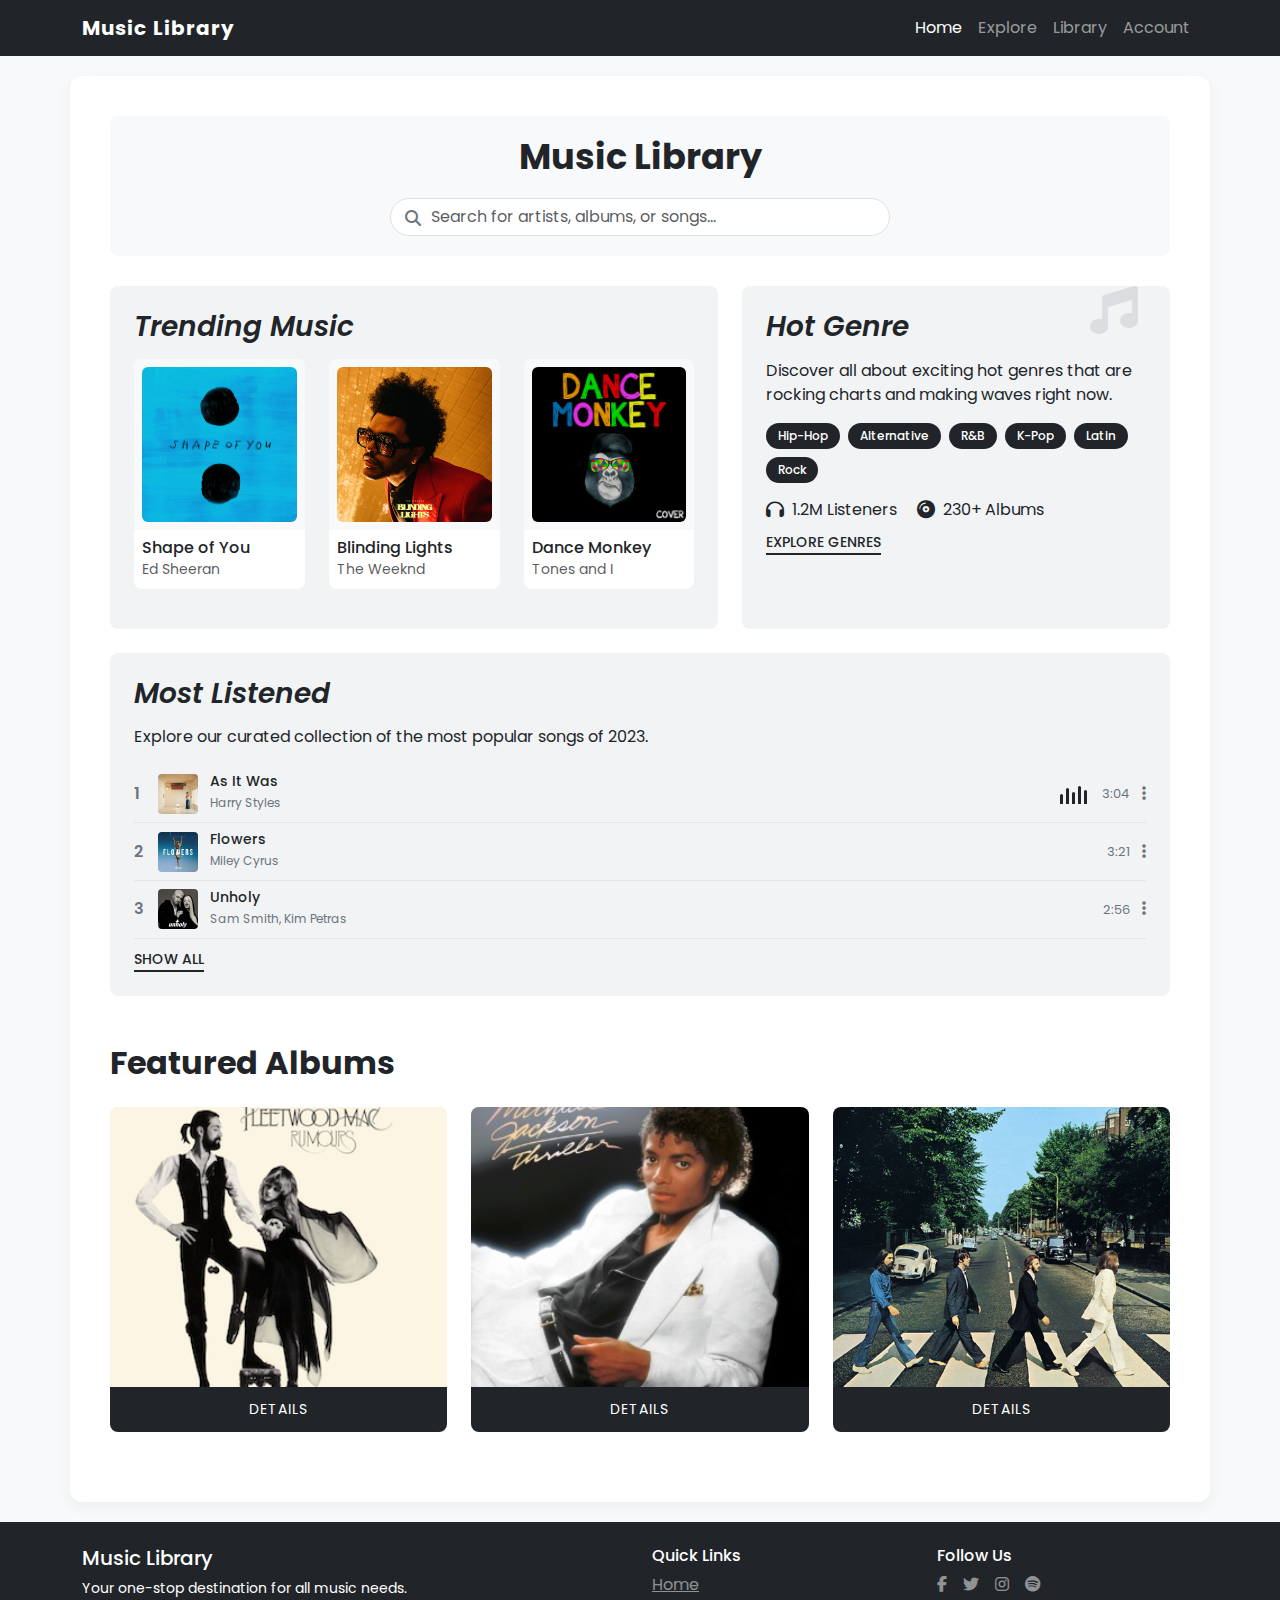
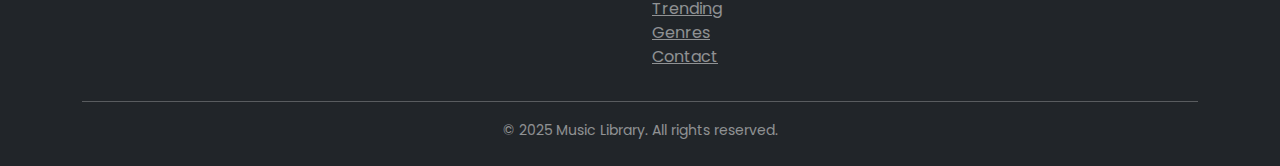
<file: index.html>
<!DOCTYPE html>
<html lang="en">
<head>
    <meta charset="UTF-8">
    <meta name="viewport" content="width=device-width, initial-scale=1.0">
    <title>Music Library</title>
    <!-- Bootstrap 5.3 CSS -->
    <link href="https://cdn.jsdelivr.net/npm/bootstrap@5.3.0-alpha1/dist/css/bootstrap.min.css" rel="stylesheet">
    <!-- Font Awesome -->
    <link rel="stylesheet" href="https://cdnjs.cloudflare.com/ajax/libs/font-awesome/6.4.0/css/all.min.css">
    <!-- Google Fonts -->
    <link href="https://fonts.googleapis.com/css2?family=Poppins:wght@300;400;500;600;700&display=swap" rel="stylesheet">
    <link rel="stylesheet" href="style.css">
</head>
<body>
    <!-- Navigation -->
    <nav class="navbar navbar-expand-lg navbar-dark bg-dark">
        <div class="container">
            <a class="navbar-brand" href="#">Music Library</a>
            <button class="navbar-toggler" type="button" data-bs-toggle="collapse" data-bs-target="#navbarNav" aria-controls="navbarNav" aria-expanded="false" aria-label="Toggle navigation">
                <span class="navbar-toggler-icon"></span>
            </button>
            <div class="collapse navbar-collapse" id="navbarNav">
                <ul class="navbar-nav ms-auto">
                    <li class="nav-item">
                        <a class="nav-link active" href="index.html">Home</a>
                    </li>
                    <li class="nav-item">
                        <a class="nav-link" href="pages/explore.html">Explore</a>
                    </li>
                    <li class="nav-item">
                        <a class="nav-link" href="pages/library.html">Library</a>
                    </li>
                    <li class="nav-item">
                        <a class="nav-link" href="pages/account.html">Account</a>
                    </li>
                </ul>
            </div>
        </div>
    </nav>

    <!-- Main Content -->
    <div class="container container-main">
        <!-- Header -->
        <div class="text-center header-section">
            <h1 class="music-library-title">Music Library</h1>
            <div class="search-container">
                <i class="fas fa-search"></i>
                <input type="text" class="form-control search-input" placeholder="Search for artists, albums, or songs...">
            </div>
        </div>

        <!-- Trending and Genre Sections -->
        <div class="row mb-4">
            <!-- Trending Music -->
            <div class="col-md-7 mb-4 mb-md-0">
                <div class="trending-card p-4">
                    <h3 class="section-title">Trending Music</h3>
                    <div class="row">
                        <div class="col-md-4 mb-3">
                            <div class="card h-100">
                                <div class="card-img-top bg-light p-2">
                                    <img src="img/shape-of-you.png" class="img-fluid rounded" alt="Album cover">
                                </div>
                                <div class="card-body p-2">
                                    <h6 class="mb-0">Shape of You</h6>
                                    <small class="text-muted">Ed Sheeran</small>
                                </div>
                            </div>
                        </div>
                        <div class="col-md-4 mb-3">
                            <div class="card h-100">
                                <div class="card-img-top bg-light p-2">
                                    <img src="img/blinding-lights.png" class="img-fluid rounded" alt="Album cover">
                                </div>
                                <div class="card-body p-2">
                                    <h6 class="mb-0">Blinding Lights</h6>
                                    <small class="text-muted">The Weeknd</small>
                                </div>
                            </div>
                        </div>
                        <div class="col-md-4 mb-3">
                            <div class="card h-100">
                                <div class="card-img-top bg-light p-2">
                                    <img src="img/dance-monkey.png" class="img-fluid rounded" alt="Album cover">
                                </div>
                                <div class="card-body p-2">
                                    <h6 class="mb-0">Dance Monkey</h6>
                                    <small class="text-muted">Tones and I</small>
                                </div>
                            </div>
                        </div>
                    </div>
                </div>
            </div>
            
            <!-- Hot Genre -->
            <div class="col-md-5">
                <div class="genre-card p-4">
                    <i class="fas fa-music fa-3x genre-bg"></i>
                    <div class="genre-content">
                        <h3 class="section-title">Hot Genre</h3>
                        <p>Discover all about exciting hot genres that are rocking charts and making waves right now.</p>
                        
                        <div class="genre-tags">
                            <span class="genre-tag">Hip-Hop</span>
                            <span class="genre-tag">Alternative</span>
                            <span class="genre-tag">R&B</span>
                            <span class="genre-tag">K-Pop</span>
                            <span class="genre-tag">Latin</span>
                            <span class="genre-tag">Rock</span>
                        </div>
                        
                        <div class="music-stats">
                            <div class="stat-item">
                                <i class="fas fa-headphones"></i>
                                <span>1.2M Listeners</span>
                            </div>
                            <div class="stat-item">
                                <i class="fas fa-compact-disc"></i>
                                <span>230+ Albums</span>
                            </div>
                        </div>
                        
                        <a href="#" class="learn-more">EXPLORE GENRES</a>
                    </div>
                </div>
            </div>
        </div>

        <!-- Most Listen Section -->
        <div class="row mb-5">
            <div class="col-12">
                <div class="listen-card p-4">
                    <h3 class="section-title">Most Listened</h3>
                    <p>Explore our curated collection of the most popular songs of 2023.</p>
                    
                    <div class="playlist-items">
                        <div class="playlist-item">
                            <div class="playlist-number">1</div>
                            <div class="playlist-img">
                                <img src="img/as-it-was.png" alt="Song thumbnail">
                            </div>
                            <div class="playlist-title">
                                <h6>As It Was</h6>
                                <span>Harry Styles</span>
                            </div>
                            <div class="wave-animation">
                                <span></span>
                                <span></span>
                                <span></span>
                                <span></span>
                                <span></span>
                            </div>
                            <div class="playlist-duration">3:04</div>
                            <div class="playlist-action">
                                <i class="fas fa-ellipsis-v"></i>
                            </div>
                        </div>
                        
                        <div class="playlist-item">
                            <div class="playlist-number">2</div>
                            <div class="playlist-img">
                                <img src="img/flowers.png" alt="Song thumbnail">
                            </div>
                            <div class="playlist-title">
                                <h6>Flowers</h6>
                                <span>Miley Cyrus</span>
                            </div>
                            <div class="playlist-duration">3:21</div>
                            <div class="playlist-action">
                                <i class="fas fa-ellipsis-v"></i>
                            </div>
                        </div>
                        
                        <div class="playlist-item">
                            <div class="playlist-number">3</div>
                            <div class="playlist-img">
                                <img src="img/unholy.png" alt="Song thumbnail">
                            </div>
                            <div class="playlist-title">
                                <h6>Unholy</h6>
                                <span>Sam Smith, Kim Petras</span>
                            </div>
                            <div class="playlist-duration">2:56</div>
                            <div class="playlist-action">
                                <i class="fas fa-ellipsis-v"></i>
                            </div>
                        </div>
                    </div>
                    
                    <a href="#" class="learn-more">SHOW ALL</a>
                </div>
            </div>
        </div>

        <!-- Featured Albums -->
        <h2 class="featured-albums-title">Featured Albums</h2>
        <div class="row">
            <!-- Album 1 -->
            <div class="col-md-4 col-sm-6">
                <div class="card music-card">
                    <div class="music-img">
                        <img src="img/rumors.png" class="card-img-top" alt="Fleetwood Mac - Rumours">
                    </div>
                    <div class="detail-container">
                        <button class="btn btn-detail w-100" onclick="toggleDetails(this)">DETAILS</button>
                        <div class="album-details" id="album1-details">
                            <h5>Rumours</h5>
                            <p><strong>Artist:</strong> Fleetwood Mac</p>
                            <p><strong>Release Date:</strong> February 4, 1977</p>
                            <p><strong>Genre:</strong> Rock, Pop</p>
                            <p class="description">"Rumours" is a classic album full of emotional intensity and polished songwriting, featuring hits like "Go Your Own Way" and "Dreams." It's one of the most beloved albums in rock history.</p>
                        </div>
                    </div>
                </div>
            </div>
            
            <!-- Album 2 -->
            <div class="col-md-4 col-sm-6">
                <div class="card music-card">
                    <div class="music-img">
                        <img src="img/thriller.png" class="card-img-top" alt="Michael Jackson - Thriller">
                    </div>
                    <div class="detail-container">
                        <button class="btn btn-detail w-100" onclick="toggleDetails(this)">DETAILS</button>
                        <div class="album-details" id="album2-details">
                            <h5>Thriller</h5>
                            <p><strong>Artist:</strong> Michael Jackson</p>
                            <p><strong>Release Date:</strong> November 30, 1982</p>
                            <p><strong>Genre:</strong> Pop, R&B, Funk</p>
                            <p class="description">"Thriller" revolutionized pop music with its groundbreaking videos and production. Featuring hits like "Billie Jean" and "Beat It," it remains the best-selling album of all time.</p>
                        </div>
                    </div>
                </div>
            </div>
            
            <!-- Album 3 -->
            <div class="col-md-4 col-sm-6">
                <div class="card music-card">
                    <div class="music-img">
                        <img src="img/abbey-road.png" class="card-img-top" alt="The Beatles - Abbey Road">
                    </div>
                    <div class="detail-container">
                        <button class="btn btn-detail w-100" onclick="toggleDetails(this)">DETAILS</button>
                        <div class="album-details" id="album3-details">
                            <h5>Abbey Road</h5>
                            <p><strong>Artist:</strong> The Beatles</p>
                            <p><strong>Release Date:</strong> September 26, 1969</p>
                            <p><strong>Genre:</strong> Rock, Pop Rock</p>
                            <p class="description">"Abbey Road" is the Beatles' eleventh studio album and one of their most critically acclaimed works. It features sophisticated songwriting and the famous medley on side two, showcasing the band at their creative peak.</p>
                        </div>
                    </div>
                </div>
            </div>
        </div>
    </div>

    <!-- Footer -->
    <footer class="bg-dark text-white py-4">
        <div class="container">
            <div class="row">
                <div class="col-md-6">
                    <h5>Music Library</h5>
                    <p class="small">Your one-stop destination for all music needs.</p>
                </div>
                <div class="col-md-3">
                    <h6>Quick Links</h6>
                    <ul class="list-unstyled">
                        <li><a href="#" class="text-white-50">Home</a></li>
                        <li><a href="#" class="text-white-50">Trending</a></li>
                        <li><a href="#" class="text-white-50">Genres</a></li>
                        <li><a href="#" class="text-white-50">Contact</a></li>
                    </ul>
                </div>
                <div class="col-md-3">
                    <h6>Follow Us</h6>
                    <div class="d-flex gap-3">
                        <a href="#" class="text-white-50"><i class="fab fa-facebook-f"></i></a>
                        <a href="#" class="text-white-50"><i class="fab fa-twitter"></i></a>
                        <a href="#" class="text-white-50"><i class="fab fa-instagram"></i></a>
                        <a href="#" class="text-white-50"><i class="fab fa-spotify"></i></a>
                    </div>
                </div>
            </div>
            <hr class="my-3 bg-secondary">
            <div class="text-center">
                <small class="text-white-50">&copy; 2025 Music Library. All rights reserved.</small>
            </div>
        </div>
    </footer>

    <!-- Bootstrap 5.3 JS Bundle with Popper -->
    <script src="https://cdn.jsdelivr.net/npm/bootstrap@5.3.0-alpha1/dist/js/bootstrap.bundle.min.js"></script>
    <script src="script.js"></script>
</body>
</html>
</file>
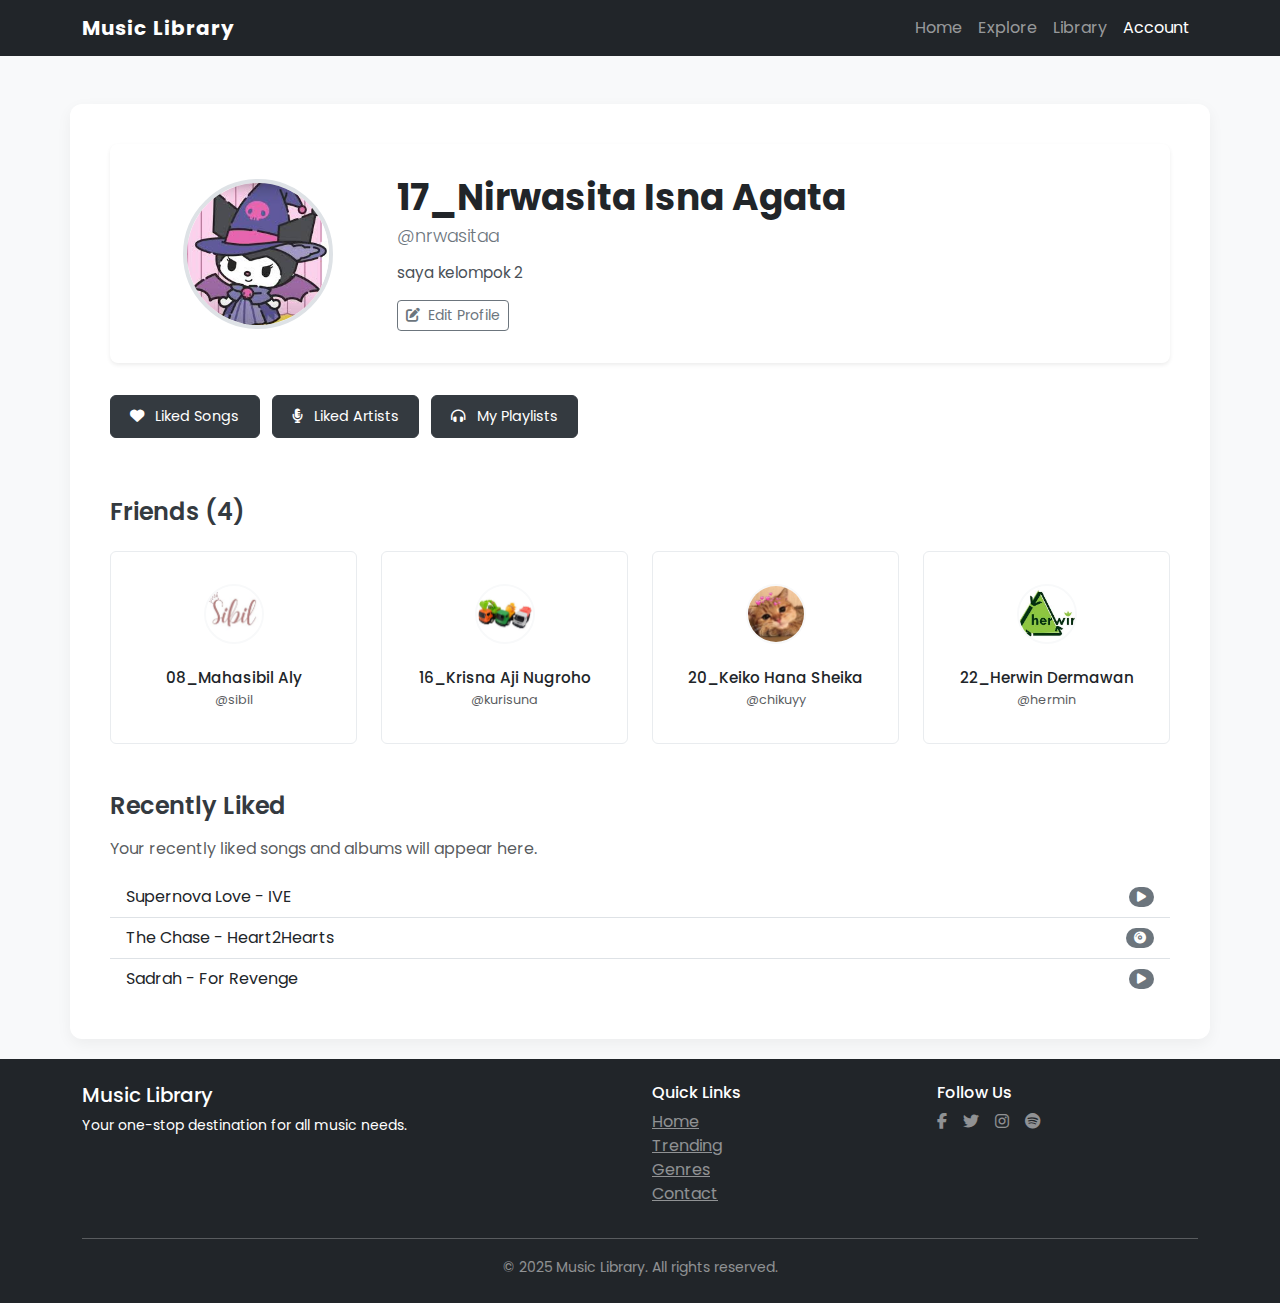
<file: pages/account.html>
<!DOCTYPE html>
<html lang="en">
<head>
    <meta charset="UTF-8">
    <meta name="viewport" content="width=device-width, initial-scale=1.0">
    <!-- Bootstrap 5.3 CSS -->
    <link href="https://cdn.jsdelivr.net/npm/bootstrap@5.3.0-alpha1/dist/css/bootstrap.min.css" rel="stylesheet">
    <!-- Font Awesome -->
    <link rel="stylesheet" href="https://cdnjs.cloudflare.com/ajax/libs/font-awesome/6.4.0/css/all.min.css">
    <!-- Google Fonts -->
    <link href="https://fonts.googleapis.com/css2?family=Poppins:wght@300;400;500;600;700&display=swap" rel="stylesheet">
    <link rel="stylesheet" href="../style.css">
    <title>Music Library</title>
</head>
<body>
    <!-- Navigation -->
    <nav class="navbar navbar-expand-lg navbar-dark bg-dark">
        <div class="container">
            <a class="navbar-brand" href="#">Music Library</a>
            <button class="navbar-toggler" type="button" data-bs-toggle="collapse" data-bs-target="#navbarNav" aria-controls="navbarNav" aria-expanded="false" aria-label="Toggle navigation">
                <span class="navbar-toggler-icon"></span>
            </button>
            <div class="collapse navbar-collapse" id="navbarNav">
                <ul class="navbar-nav ms-auto">
                    <li class="nav-item">
                        <a class="nav-link" href="../index.html">Home</a>
                    </li>
                    <li class="nav-item">
                        <a class="nav-link" href="explore.html">Explore</a>
                    </li>
                    <li class="nav-item">
                        <a class="nav-link" href="library.html">Library</a>
                    </li>
                    <li class="nav-item">
                        <a class="nav-link active" href="account.html">Account</a>
                    </li>
                </ul>
            </div>
        </div>
    </nav>

    <!-- Main Content -->
    <div class="container container-main mt-5">
        <div class="profile-header text-center text-md-start">
            <div class="row align-items-center">
                <div class="col-md-3 mb-3 mb-md-0">
                    <img src="../img/profil/kuromi.jpg" alt="Foto Profil Pengguna" class="img-fluid rounded-circle profile-pic-large mx-auto d-block">
                </div>
                <div class="col-md-9">
                    <h1 class="display-name">17_Nirwasita Isna Agata</h1> 
                    <p class="username lead">@nrwasitaa</p> 
                    <p class="bio mb-3">saya kelompok 2</p> 
                    <button class="btn btn-outline-secondary btn-sm"><i class="fas fa-edit me-1"></i> Edit Profile</button>
                </div>
            </div>
        </div>

        <div class="my-4 action-buttons text-center text-md-start">
            <a href="#" class="btn"><i class="fas fa-heart"></i> Liked Songs</a>
            <a href="#" class="btn"><i class="fas fa-microphone-alt"></i> Liked Artists</a>
            <a href="#" class="btn"><i class="fas fa-headphones-alt"></i> My Playlists</a>
        </div>

        <div class="followers-section mt-5">
            <h4 class="mb-4">Friends (4)</h4>
            <div class="row row-cols-2 row-cols-sm-2 row-cols-md-4 g-4 friends-card">
                <div class="col">
                    <div class="card follower-card text-center h-100">
                        <img src="../img/profil/sibil.jpg" class="rounded-circle follower-avatar mx-auto mt-3" alt="Foto Pengikut 1">
                        <div class="card-body">
                            <h6 class="card-title mt-2 mb-0"><a href="#" class="text-decoration-none">08_Mahasibil Aly</a></h6> 
                            <small class="text-muted">@sibil</small> 
                        </div>
                    </div>
                </div>
                <div class="col">
                    <div class="card follower-card text-center h-100">
                        <img src="../img/profil/krisna.jpg" class="rounded-circle follower-avatar mx-auto mt-3" alt="Foto Pengikut 2">
                        <div class="card-body">
                            <h6 class="card-title mt-2 mb-0"><a href="#" class="text-decoration-none">16_Krisna Aji Nugroho</a></h6>
                            <small class="text-muted">@kurisuna</small>
                        </div>
                    </div>
                </div>
                <div class="col">
                    <div class="card follower-card text-center h-100">
                        <img src="../img/profil/chika.jpg" class="rounded-circle follower-avatar mx-auto mt-3" alt="Foto Pengikut 3">
                        <div class="card-body">
                            <h6 class="card-title mt-2 mb-0"><a href="#" class="text-decoration-none">20_Keiko Hana Sheika</a></h6>
                            <small class="text-muted">@chikuyy</small>
                        </div>
                    </div>
                </div>
                <div class="col">
                    <div class="card follower-card text-center h-100">
                        <img src="../img/profil/herwin.jpg" class="rounded-circle follower-avatar mx-auto mt-3" alt="Foto Pengikut 4">
                        <div class="card-body">
                            <h6 class="card-title mt-2 mb-0"><a href="#" class="text-decoration-none">22_Herwin Dermawan</a></h6>
                            <small class="text-muted">@hermin</small>
                        </div>
                    </div>
                </div>
            </div>
        </div>
        
        <div class="content-section mt-5">
            <h4 class="mb-3">Recently Liked</h4>
            <p class="text-muted">Your recently liked songs and albums will appear here.</p>
             <ul class="list-group list-group-flush">
                <li class="list-group-item d-flex justify-content-between align-items-center">Supernova Love - IVE <span class="badge bg-secondary rounded-pill"><i class="fas fa-play"></i></span></li>
                <li class="list-group-item d-flex justify-content-between align-items-center">The Chase - Heart2Hearts <span class="badge bg-secondary rounded-pill"><i class="fas fa-compact-disc"></i></span></li>
                <li class="list-group-item d-flex justify-content-between align-items-center">Sadrah - For Revenge <span class="badge bg-secondary rounded-pill"><i class="fas fa-play"></i></span></li>
            </ul>
        </div>

    </div> 

    <!-- Footer -->
    <footer class="bg-dark text-white py-4">
        <div class="container">
            <div class="row">
                <div class="col-md-6">
                    <h5>Music Library</h5>
                    <p class="small">Your one-stop destination for all music needs.</p>
                </div>
                <div class="col-md-3">
                    <h6>Quick Links</h6>
                    <ul class="list-unstyled">
                        <li><a href="#" class="text-white-50">Home</a></li>
                        <li><a href="#" class="text-white-50">Trending</a></li>
                        <li><a href="#" class="text-white-50">Genres</a></li>
                        <li><a href="#" class="text-white-50">Contact</a></li>
                    </ul>
                </div>
                <div class="col-md-3">
                    <h6>Follow Us</h6>
                    <div class="d-flex gap-3">
                        <a href="#" class="text-white-50"><i class="fab fa-facebook-f"></i></a>
                        <a href="#" class="text-white-50"><i class="fab fa-twitter"></i></a>
                        <a href="#" class="text-white-50"><i class="fab fa-instagram"></i></a>
                        <a href="#" class="text-white-50"><i class="fab fa-spotify"></i></a>
                    </div>
                </div>
            </div>
            <hr class="my-3 bg-secondary">
            <div class="text-center">
                <small class="text-white-50">&copy; 2025 Music Library. All rights reserved.</small>
            </div>
        </div>
    </footer>

    <!-- Bootstrap 5.3 JS Bundle with Popper -->
    <script src="https://cdn.jsdelivr.net/npm/bootstrap@5.3.0-alpha1/dist/js/bootstrap.bundle.min.js"></script>
    <script src="../script.js"></script>
</body>
</html>
</file>
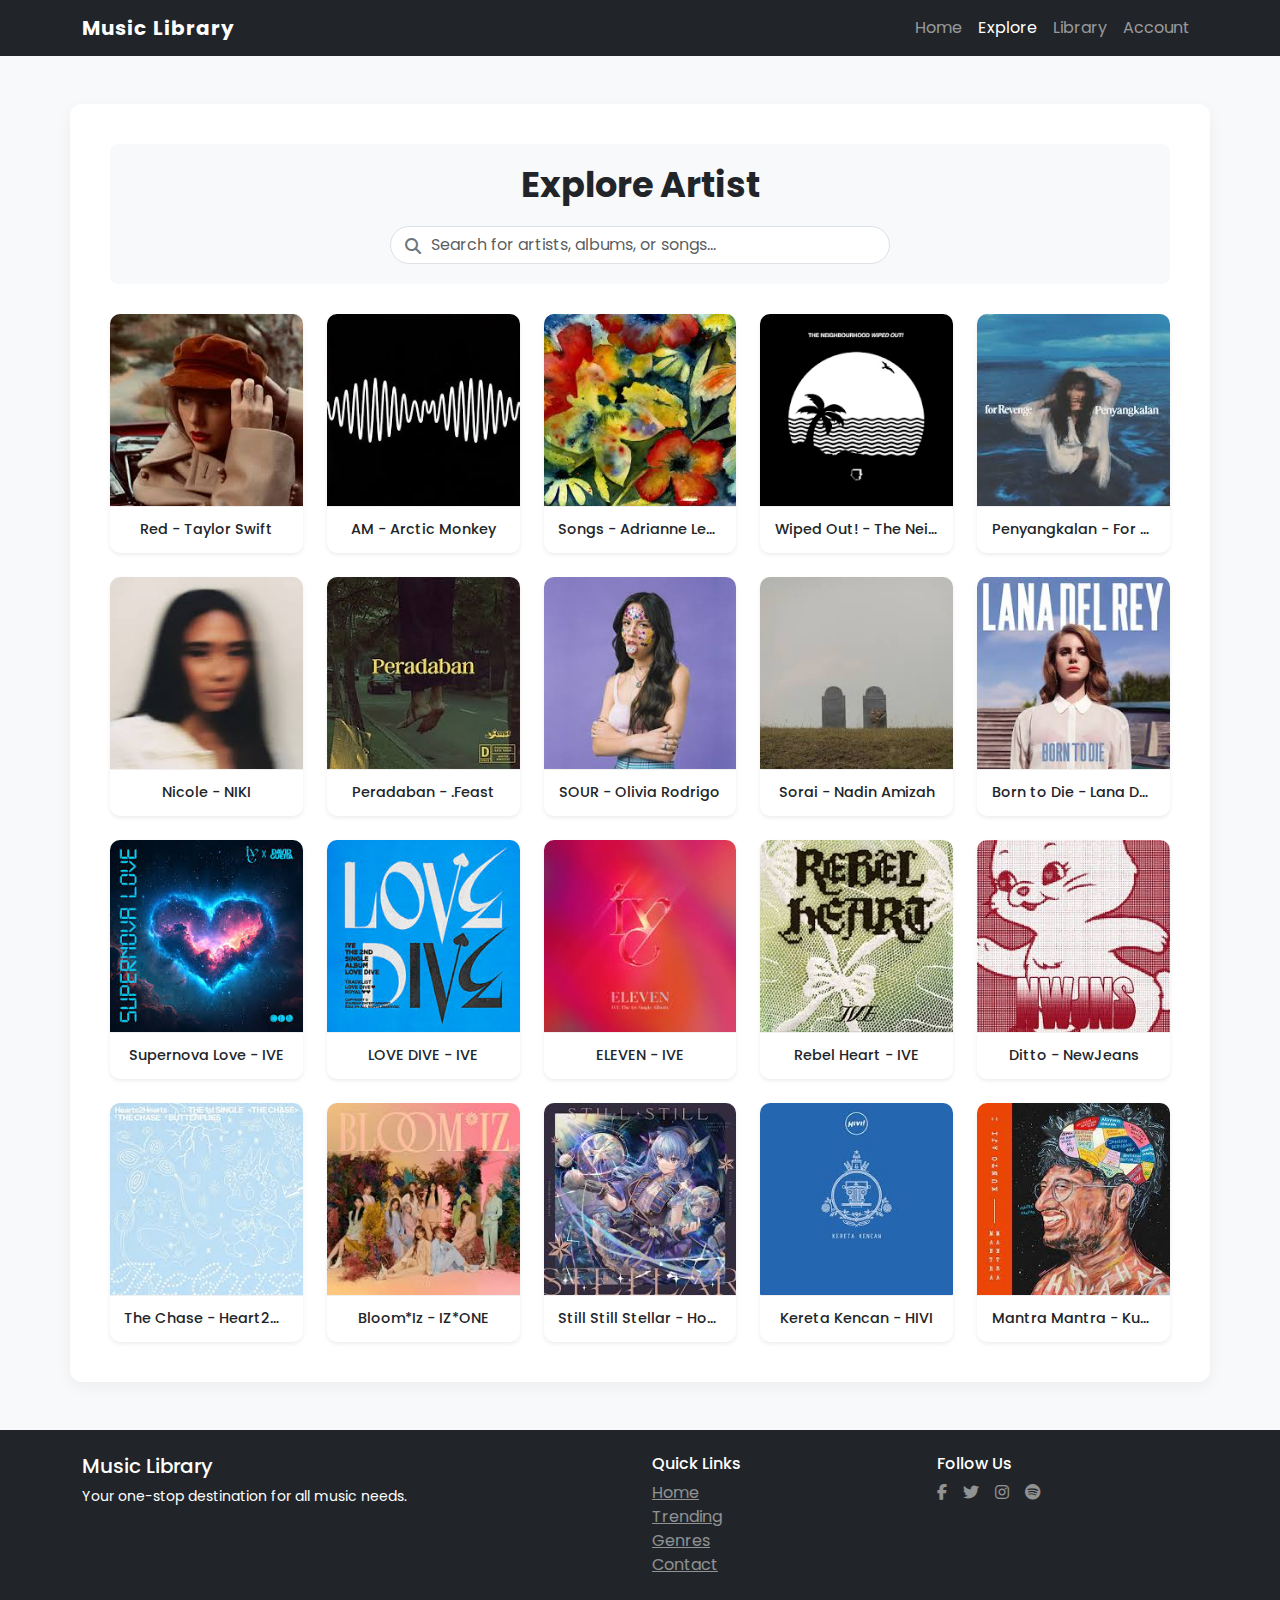
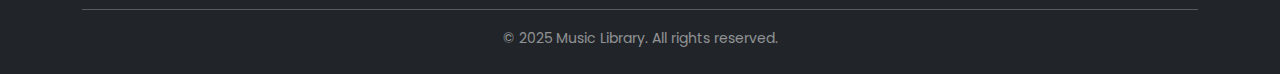
<file: pages/explore.html>
<!DOCTYPE html>
<html lang="en">
<head>
    <meta charset="UTF-8">
    <meta name="viewport" content="width=device-width, initial-scale=1.0">
    <!-- Bootstrap 5.3 CSS -->
    <link href="https://cdn.jsdelivr.net/npm/bootstrap@5.3.0-alpha1/dist/css/bootstrap.min.css" rel="stylesheet">
    <!-- Font Awesome -->
    <link rel="stylesheet" href="https://cdnjs.cloudflare.com/ajax/libs/font-awesome/6.4.0/css/all.min.css">
    <!-- Google Fonts -->
    <link href="https://fonts.googleapis.com/css2?family=Poppins:wght@300;400;500;600;700&display=swap" rel="stylesheet">
    <link rel="stylesheet" href="../style.css">
    <title>Music Library</title>
</head>
<body>
    <!-- Navigation -->
    <nav class="navbar navbar-expand-lg navbar-dark bg-dark">
        <div class="container">
            <a class="navbar-brand" href="#">Music Library</a>
            <button class="navbar-toggler" type="button" data-bs-toggle="collapse" data-bs-target="#navbarNav" aria-controls="navbarNav" aria-expanded="false" aria-label="Toggle navigation">
                <span class="navbar-toggler-icon"></span>
            </button>
            <div class="collapse navbar-collapse" id="navbarNav">
                <ul class="navbar-nav ms-auto">
                    <li class="nav-item">
                        <a class="nav-link" href="../index.html">Home</a>
                    </li>
                    <li class="nav-item">
                        <a class="nav-link active" href="explore.html">Explore</a>
                    </li>
                    <li class="nav-item">
                        <a class="nav-link" href="library.html">Library</a>
                    </li>
                    <li class="nav-item">
                        <a class="nav-link" href="account.html">Account</a>
                    </li>
                </ul>
            </div>
        </div>
    </nav>

    <!-- Main Content -->
    <div class="container my-5 container-main">
        <!-- Header -->
        <div class="text-center header-section">
            <h1 class="music-library-title">Explore Artist</h1>
            <div class="search-container">
                <i class="fas fa-search"></i>
                <input type="text" class="form-control search-input" placeholder="Search for artists, albums, or songs...">
            </div>
        </div>

        <!-- Artist Row -->
        <div class="row row-cols-2 row-cols-sm-3 row-cols-md-4 row-cols-lg-5 row-cols-xl-5 g-4" id="artistGridContainer">
            <div class="col">
                <div class="card artist-card h-100 shadow-sm">
                    <img src="../img/album/redtaylor.jpg" class="card-img-top" alt="Red - Taylor Swift">
                    <div class="card-body text-center">
                        <h5 class="card-title mb-0">
                            <a href="#" class="stretched-link artist-link">
                                Red - Taylor Swift
                            </a>
                        </h5>
                    </div>
                </div>
            </div>
            <div class="col">
                <div class="card artist-card h-100 shadow-sm">
                    <img src="../img/album/amarctic.jpg" class="card-img-top" alt="AM - Arctic Monkey">
                    <div class="card-body text-center">
                        <h5 class="card-title mb-0">
                            <a href="#" class="stretched-link artist-link">
                                AM - Arctic Monkey
                            </a>
                        </h5>
                    </div>
                </div>
            </div>
            <div class="col">
                <div class="card artist-card h-100 shadow-sm">
                    <img src="../img/album/songsadrianne.jpg" class="card-img-top" alt="Songs - Adrianne Lenker">
                    <div class="card-body text-center">
                        <h5 class="card-title mb-0">
                            <a href="#" class="stretched-link artist-link">
                                Songs - Adrianne Lenker
                            </a>
                        </h5>
                    </div>
                </div>
            </div>
            <div class="col">
                <div class="card artist-card h-100 shadow-sm">
                    <img src="../img/album/wipedoutthe.png" class="card-img-top" alt="Wiped Out! - The Neighbourhood">
                    <div class="card-body text-center">
                        <h5 class="card-title mb-0">
                            <a href="#" class="stretched-link artist-link">
                                Wiped Out! - The Neighbourhood
                            </a>
                        </h5>
                    </div>
                </div>
            </div>
            <div class="col">
                <div class="card artist-card h-100 shadow-sm">
                    <img src="../img/album/penyangkalan.jpg" class="card-img-top" alt="Penyangkalan - For Revenge">
                    <div class="card-body text-center">
                        <h5 class="card-title mb-0">
                            <a href="#" class="stretched-link artist-link">
                                Penyangkalan - For Revenge
                            </a>
                        </h5>
                    </div>
                </div>
            </div>
            <div class="col">
                <div class="card artist-card h-100 shadow-sm">
                    <img src="../img/album/nicole.jpg" class="card-img-top" alt="Nicole - NIKI">
                    <div class="card-body text-center">
                        <h5 class="card-title mb-0">
                            <a href="#" class="stretched-link artist-link">
                                Nicole - NIKI
                            </a>
                        </h5>
                    </div>
                </div>
            </div>
            <div class="col">
                <div class="card artist-card h-100 shadow-sm">
                    <img src="../img/album/peradaban.jpg" class="card-img-top" alt="Peradaban - .Feast">
                    <div class="card-body text-center">
                        <h5 class="card-title mb-0">
                            <a href="#" class="stretched-link artist-link">
                                Peradaban - .Feast
                            </a>
                        </h5>
                    </div>
                </div>
            </div>
            <div class="col">
                <div class="card artist-card h-100 shadow-sm">
                    <img src="../img/album/SOUR.jpg" class="card-img-top" alt="SOUR - Olivia Rodrigo">
                    <div class="card-body text-center">
                        <h5 class="card-title mb-0">
                            <a href="#" class="stretched-link artist-link">
                                SOUR - Olivia Rodrigo
                            </a>
                        </h5>
                    </div>
                </div>
            </div>
            <div class="col">
                <div class="card artist-card h-100 shadow-sm">
                    <img src="../img/album/sorai.jpg" class="card-img-top" alt="Sorai - Nadin Amizah">
                    <div class="card-body text-center">
                        <h5 class="card-title mb-0">
                            <a href="#" class="stretched-link artist-link">
                                Sorai - Nadin Amizah
                            </a>
                        </h5>
                    </div>
                </div>
            </div>
            <div class="col">
                <div class="card artist-card h-100 shadow-sm">
                    <img src="../img/album/borntodie.jpg" class="card-img-top" alt="Born to Die - Lana Del Rey">
                    <div class="card-body text-center">
                        <h5 class="card-title mb-0">
                            <a href="#" class="stretched-link artist-link">
                                Born to Die - Lana Del Rey
                            </a>
                        </h5>
                    </div>
                </div>
            </div>
            <div class="col">
                <div class="card artist-card h-100 shadow-sm">
                    <img src="../img/album/supernovalove.jpg" class="card-img-top" alt="Supernova Love - IVE">
                    <div class="card-body text-center">
                        <h5 class="card-title mb-0">
                            <a href="#" class="stretched-link artist-link">
                                Supernova Love - IVE
                            </a>
                        </h5>
                    </div>
                </div>
            </div>
            <div class="col">
                <div class="card artist-card h-100 shadow-sm">
                    <img src="../img/album/lovedive.jpg" class="card-img-top" alt="LOVE DIVE - IVE">
                    <div class="card-body text-center">
                        <h5 class="card-title mb-0">
                            <a href="#" class="stretched-link artist-link">
                                LOVE DIVE - IVE
                            </a>
                        </h5>
                    </div>
                </div>
            </div>
            <div class="col">
                <div class="card artist-card h-100 shadow-sm">
                    <img src="../img/album/eleven.jpg" class="card-img-top" alt="ELEVEN - IVE">
                    <div class="card-body text-center">
                        <h5 class="card-title mb-0">
                            <a href="#" class="stretched-link artist-link">
                                ELEVEN - IVE
                            </a>
                        </h5>
                    </div>
                </div>
            </div>
            <div class="col">
                <div class="card artist-card h-100 shadow-sm">
                    <img src="../img/album/rebelheart.jpg" class="card-img-top" alt="Rebel Heart - IVE"> <div class="card-body text-center">
                        <h5 class="card-title mb-0">
                            <a href="#" class="stretched-link artist-link">
                                Rebel Heart - IVE
                            </a>
                        </h5>
                    </div>
                </div>
            </div>
            <div class="col">
                <div class="card artist-card h-100 shadow-sm">
                    <img src="../img/album/ditto.jpg" class="card-img-top" alt="Ditto - NewJeans">
                    <div class="card-body text-center">
                        <h5 class="card-title mb-0">
                            <a href="#" class="stretched-link artist-link">
                                Ditto - NewJeans
                            </a>
                        </h5>
                    </div>
                </div>
            </div>
            <div class="col">
                <div class="card artist-card h-100 shadow-sm">
                    <img src="../img/album/thechase.jpg" class="card-img-top" alt="The Chase - Heart2Hearts"> <div class="card-body text-center">
                        <h5 class="card-title mb-0">
                            <a href="#" class="stretched-link artist-link">
                                The Chase - Heart2Hearts
                            </a>
                        </h5>
                    </div>
                </div>
            </div>
            <div class="col">
                <div class="card artist-card h-100 shadow-sm">
                    <img src="../img/album/bloomiz.jpg" class="card-img-top" alt="Bloom*Iz - IZ*ONE">
                    <div class="card-body text-center">
                        <h5 class="card-title mb-0">
                            <a href="#" class="stretched-link artist-link">
                                Bloom*Iz - IZ*ONE
                            </a>
                        </h5>
                    </div>
                </div>
            </div>
            <div class="col">
                <div class="card artist-card h-100 shadow-sm">
                    <img src="../img/album/STELLAR.jpg" class="card-img-top" alt="Still Still Stellar - Hoshimachi Suisei">
                    <div class="card-body text-center">
                        <h5 class="card-title mb-0">
                            <a href="#" class="stretched-link artist-link">
                                Still Still Stellar - Hoshimachi Suisei
                            </a>
                        </h5>
                    </div>
                </div>
            </div>
            <div class="col">
                <div class="card artist-card h-100 shadow-sm">
                    <img src="../img/album/kereta.jpg" class="card-img-top" alt="Kereta Kencan - HIVI">
                    <div class="card-body text-center">
                        <h5 class="card-title mb-0">
                            <a href="#" class="stretched-link artist-link">
                                Kereta Kencan - HIVI
                            </a>
                        </h5>
                    </div>
                </div>
            </div>
            <div class="col">
                <div class="card artist-card h-100 shadow-sm">
                    <img src="../img/album/MANTRA.jpg" class="card-img-top" alt="Mantra Mantra - Kunto Aji">
                    <div class="card-body text-center">
                        <h5 class="card-title mb-0">
                            <a href="#" class="stretched-link artist-link">
                                Mantra Mantra - Kunto Aji
                            </a>
                        </h5>
                    </div>
                </div>
            </div>
        </div>
    </div>

    <!-- Footer -->
    <footer class="bg-dark text-white py-4">
        <div class="container">
            <div class="row">
                <div class="col-md-6">
                    <h5>Music Library</h5>
                    <p class="small">Your one-stop destination for all music needs.</p>
                </div>
                <div class="col-md-3">
                    <h6>Quick Links</h6>
                    <ul class="list-unstyled">
                        <li><a href="#" class="text-white-50">Home</a></li>
                        <li><a href="#" class="text-white-50">Trending</a></li>
                        <li><a href="#" class="text-white-50">Genres</a></li>
                        <li><a href="#" class="text-white-50">Contact</a></li>
                    </ul>
                </div>
                <div class="col-md-3">
                    <h6>Follow Us</h6>
                    <div class="d-flex gap-3">
                        <a href="#" class="text-white-50"><i class="fab fa-facebook-f"></i></a>
                        <a href="#" class="text-white-50"><i class="fab fa-twitter"></i></a>
                        <a href="#" class="text-white-50"><i class="fab fa-instagram"></i></a>
                        <a href="#" class="text-white-50"><i class="fab fa-spotify"></i></a>
                    </div>
                </div>
            </div>
            <hr class="my-3 bg-secondary">
            <div class="text-center">
                <small class="text-white-50">&copy; 2025 Music Library. All rights reserved.</small>
            </div>
        </div>
    </footer>

    <!-- Bootstrap 5.3 JS Bundle with Popper -->
    <script src="https://cdn.jsdelivr.net/npm/bootstrap@5.3.0-alpha1/dist/js/bootstrap.bundle.min.js"></script>
    <script src="../script.js"></script>
</body>
</html>
</file>
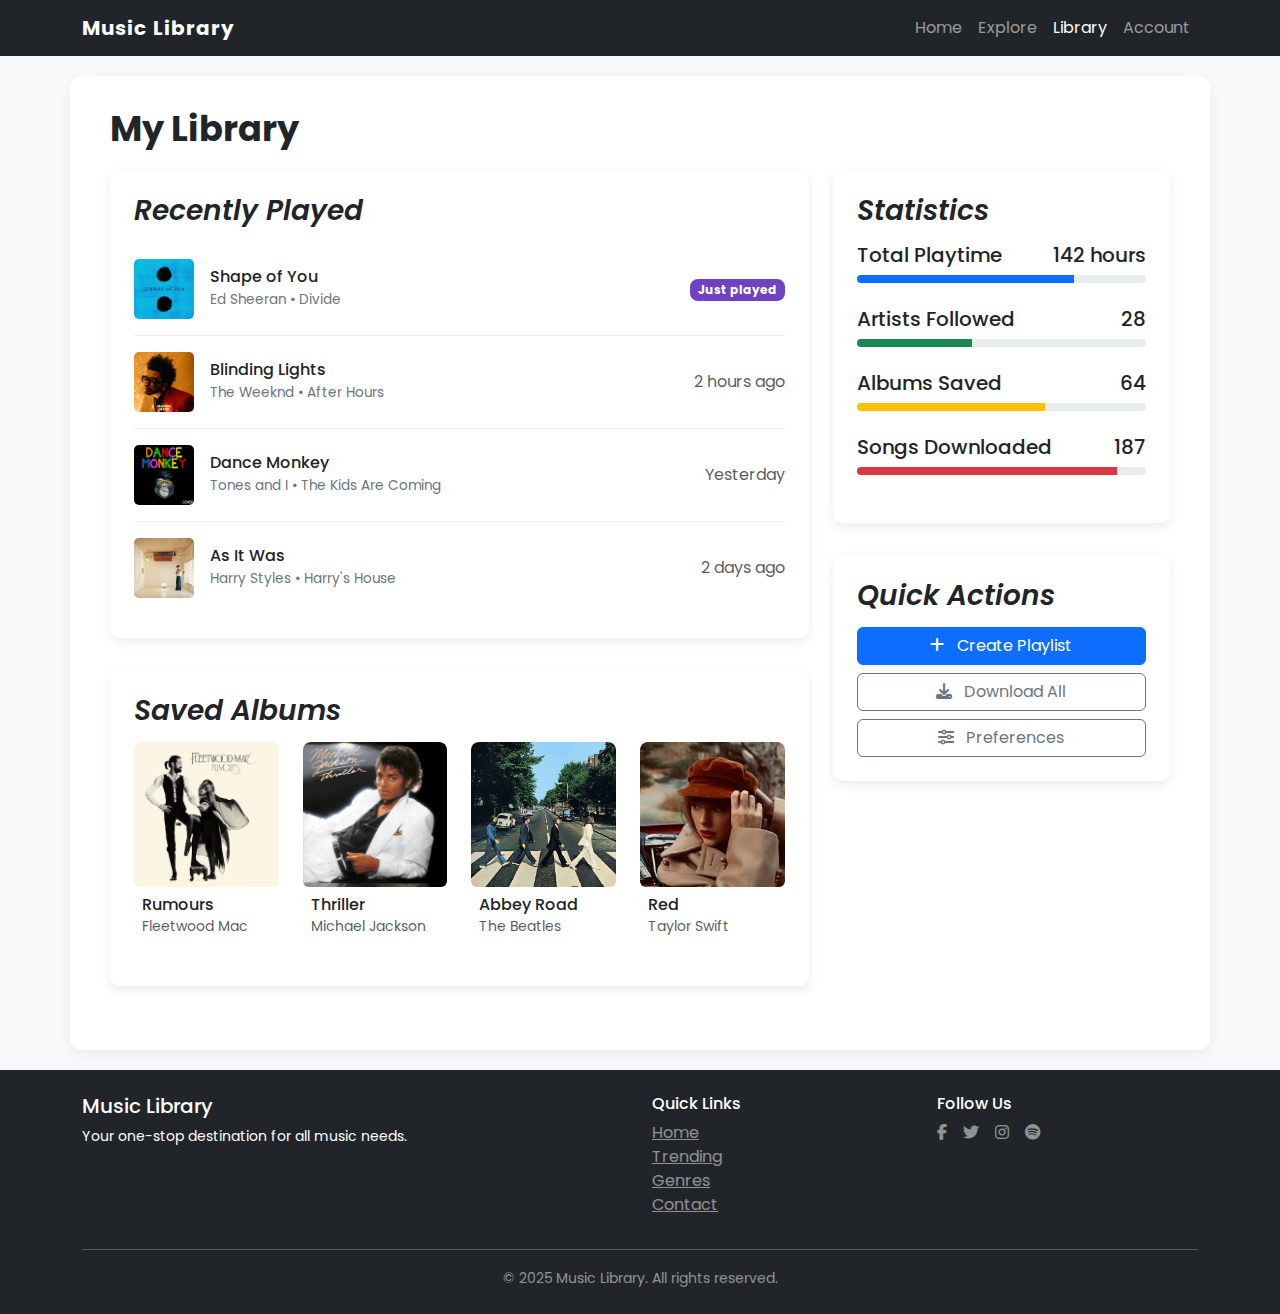
<file: pages/library.html>
<!DOCTYPE html>
<html lang="en">
<head>
    <meta charset="UTF-8">
    <meta name="viewport" content="width=device-width, initial-scale=1.0">
    <!-- Bootstrap 5.3 CSS -->
    <link href="https://cdn.jsdelivr.net/npm/bootstrap@5.3.0-alpha1/dist/css/bootstrap.min.css" rel="stylesheet">
    <!-- Font Awesome -->
    <link rel="stylesheet" href="https://cdnjs.cloudflare.com/ajax/libs/font-awesome/6.4.0/css/all.min.css">
    <!-- Google Fonts -->
    <link href="https://fonts.googleapis.com/css2?family=Poppins:wght@300;400;500;600;700&display=swap" rel="stylesheet">
    <link rel="stylesheet" href="../style.css">
    <title>Music Library</title>
</head>
<body>
    <!-- Navigation -->
    <nav class="navbar navbar-expand-lg navbar-dark bg-dark">
        <div class="container">
            <a class="navbar-brand" href="#">Music Library</a>
            <button class="navbar-toggler" type="button" data-bs-toggle="collapse" data-bs-target="#navbarNav" aria-controls="navbarNav" aria-expanded="false" aria-label="Toggle navigation">
                <span class="navbar-toggler-icon"></span>
            </button>
            <div class="collapse navbar-collapse" id="navbarNav">
                <ul class="navbar-nav ms-auto">
                    <li class="nav-item">
                        <a class="nav-link" href="../index.html">Home</a>
                    </li>
                    <li class="nav-item">
                        <a class="nav-link" href="explore.html">Explore</a>
                    </li>
                    <li class="nav-item">
                        <a class="nav-link active" href="library.html">Library</a>
                    </li>
                    <li class="nav-item">
                        <a class="nav-link" href="account.html">Account</a>
                    </li>
                </ul>
            </div>
        </div>
    </nav>

    <!-- Main Content -->
    <div class="container container-main library-container">
        <div class="row">
            <div class="col-12">
                <h1 class="music-library-title">My Library</h1>
            </div>
        </div>

        <div class="row">
            <div class="col-md-8">
                <div class="library-card artists-row">
                    <h3 class="section-title">Recently Played</h3>
                    
                    <div class="library-item">
                        <img src="../img/shape-of-you.png" alt="Shape of You" class="library-img">
                        <div class="library-info">
                            <h5>Shape of You</h5>
                            <p>Ed Sheeran • Divide</p>
                        </div>
                        <div class="library-action">
                            <span class="badge badge-custom">Just played</span>
                        </div>
                    </div>
                    
                    <div class="library-item">
                        <img src="../img/blinding-lights.png" alt="Blinding Lights" class="library-img">
                        <div class="library-info">
                            <h5>Blinding Lights</h5>
                            <p>The Weeknd • After Hours</p>
                        </div>
                        <div class="library-action">
                            <span class="text-muted">2 hours ago</span>
                        </div>
                    </div>
                    
                    <div class="library-item">
                        <img src="../img/dance-monkey.png" alt="Dance Monkey" class="library-img">
                        <div class="library-info">
                            <h5>Dance Monkey</h5>
                            <p>Tones and I • The Kids Are Coming</p>
                        </div>
                        <div class="library-action">
                            <span class="text-muted">Yesterday</span>
                        </div>
                    </div>
                    
                    <div class="library-item">
                        <img src="../img/as-it-was.png" alt="As It Was" class="library-img">
                        <div class="library-info">
                            <h5>As It Was</h5>
                            <p>Harry Styles • Harry's House</p>
                        </div>
                        <div class="library-action">
                            <span class="text-muted">2 days ago</span>
                        </div>
                    </div>
                </div>
                
                <div class="library-card">
                    <h3 class="section-title">Saved Albums</h3>
                    <div class="row artists-row">
                        <div class="col-6 col-md-4 col-lg-3 mb-3">
                            <div class="card border-0">
                                <img src="../img/rumors.png" class="card-img-top rounded" alt="Rumours">
                                <div class="card-body p-2">
                                    <h6 class="card-title mb-0">Rumours</h6>
                                    <small class="text-muted">Fleetwood Mac</small>
                                </div>
                            </div>
                        </div>
                        <div class="col-6 col-md-4 col-lg-3 mb-3">
                            <div class="card border-0">
                                <img src="../img/thriller.png" class="card-img-top rounded" alt="Thriller">
                                <div class="card-body p-2">
                                    <h6 class="card-title mb-0">Thriller</h6>
                                    <small class="text-muted">Michael Jackson</small>
                                </div>
                            </div>
                        </div>
                        <div class="col-6 col-md-4 col-lg-3 mb-3">
                            <div class="card border-0">
                                <img src="../img/abbey-road.png" class="card-img-top rounded" alt="Abbey Road">
                                <div class="card-body p-2">
                                    <h6 class="card-title mb-0">Abbey Road</h6>
                                    <small class="text-muted">The Beatles</small>
                                </div>
                            </div>
                        </div>
                        <div class="col-6 col-md-4 col-lg-3 mb-3">
                            <div class="card border-0">
                                <img src="../img/album/redtaylor.jpg" class="card-img-top rounded" alt="Red">
                                <div class="card-body p-2">
                                    <h6 class="card-title mb-0">Red</h6>
                                    <small class="text-muted">Taylor Swift</small>
                                </div>
                            </div>
                        </div>
                    </div>
                </div>
            </div>
            
            <div class="col-md-4">
                <div class="library-card">
                    <h3 class="section-title">Statistics</h3>
                    <div class="mb-4">
                        <h5 class="d-flex justify-content-between">
                            <span>Total Playtime</span>
                            <span>142 hours</span>
                        </h5>
                        <div class="progress" style="height: 8px;">
                            <div class="progress-bar bg-primary" role="progressbar" style="width: 75%"></div>
                        </div>
                    </div>
                    
                    <div class="mb-4">
                        <h5 class="d-flex justify-content-between">
                            <span>Artists Followed</span>
                            <span>28</span>
                        </h5>
                        <div class="progress" style="height: 8px;">
                            <div class="progress-bar bg-success" role="progressbar" style="width: 40%"></div>
                        </div>
                    </div>
                    
                    <div class="mb-4">
                        <h5 class="d-flex justify-content-between">
                            <span>Albums Saved</span>
                            <span>64</span>
                        </h5>
                        <div class="progress" style="height: 8px;">
                            <div class="progress-bar bg-warning" role="progressbar" style="width: 65%"></div>
                        </div>
                    </div>
                    
                    <div class="mb-4">
                        <h5 class="d-flex justify-content-between">
                            <span>Songs Downloaded</span>
                            <span>187</span>
                        </h5>
                        <div class="progress" style="height: 8px;">
                            <div class="progress-bar bg-danger" role="progressbar" style="width: 90%"></div>
                        </div>
                    </div>
                </div>
                
                <div class="library-card">
                    <h3 class="section-title">Quick Actions</h3>
                    <button class="btn btn-primary w-100 mb-2">
                        <i class="fas fa-plus me-2"></i> Create Playlist
                    </button>
                    <button class="btn btn-outline-secondary w-100 mb-2">
                        <i class="fas fa-download me-2"></i> Download All
                    </button>
                    <button class="btn btn-outline-secondary w-100">
                        <i class="fas fa-sliders-h me-2"></i> Preferences
                    </button>
                </div>
            </div>
        </div>
    </div>

    <!-- Footer -->
    <footer class="bg-dark text-white py-4">
        <div class="container">
            <div class="row">
                <div class="col-md-6">
                    <h5>Music Library</h5>
                    <p class="small">Your one-stop destination for all music needs.</p>
                </div>
                <div class="col-md-3">
                    <h6>Quick Links</h6>
                    <ul class="list-unstyled">
                        <li><a href="#" class="text-white-50">Home</a></li>
                        <li><a href="#" class="text-white-50">Trending</a></li>
                        <li><a href="#" class="text-white-50">Genres</a></li>
                        <li><a href="#" class="text-white-50">Contact</a></li>
                    </ul>
                </div>
                <div class="col-md-3">
                    <h6>Follow Us</h6>
                    <div class="d-flex gap-3">
                        <a href="#" class="text-white-50"><i class="fab fa-facebook-f"></i></a>
                        <a href="#" class="text-white-50"><i class="fab fa-twitter"></i></a>
                        <a href="#" class="text-white-50"><i class="fab fa-instagram"></i></a>
                        <a href="#" class="text-white-50"><i class="fab fa-spotify"></i></a>
                    </div>
                </div>
            </div>
            <hr class="my-3 bg-secondary">
            <div class="text-center">
                <small class="text-white-50">&copy; 2025 Music Library. All rights reserved.</small>
            </div>
        </div>
    </footer>

    <!-- Bootstrap 5.3 JS Bundle with Popper -->
    <script src="https://cdn.jsdelivr.net/npm/bootstrap@5.3.0-alpha1/dist/js/bootstrap.bundle.min.js"></script>
    <script src="../script.js"></script>
</body>
</html>
</file>
<file: style.css>
body {
	font-family: 'Poppins', sans-serif;
	background-color: #f8f9fa;
}

/* Home Page */
.navbar-brand {
	font-weight: 700;
	letter-spacing: 1px;
}

.search-container {
	position: relative;
	max-width: 500px;
	margin: 0 auto;
}

.search-container i {
	position: absolute;
	left: 15px;
	top: 12px;
	color: #6c757d;
}

.search-input {
	padding-left: 40px;
	border-radius: 50px;
	border: 1px solid #dee2e6;
}

.card {
	border: none;
	transition: transform 0.3s, box-shadow 0.3s;
	border-radius: 8px;
	overflow: hidden;
}

.card:hover {
	transform: translateY(-5px);
	box-shadow: 0 10px 20px rgba(0, 0, 0, 0.1);
}

.trending-card {
	height: 100%;
	background-color: #f1f3f5;
	border-radius: 8px;
}

.genre-card {
	background-color: #f1f3f5;
	border-radius: 8px;
	height: 100%;
	overflow: hidden;
	position: relative;
}

.genre-bg {
	position: absolute;
	top: 0;
	right: 0;
	width: 80px;
	height: 80px;
	opacity: 0.1;
	z-index: 0;
}

.genre-content {
	position: relative;
	z-index: 1;
}

.listen-card {
	background-color: #f1f3f5;
	border-radius: 8px;
	height: 100%;
	position: relative;
	overflow: hidden;
}

.genre-tags {
	display: flex;
	flex-wrap: wrap;
	gap: 8px;
	margin: 15px 0;
}

.genre-tag {
	background-color: #212529;
	color: white;
	padding: 4px 12px;
	border-radius: 50px;
	font-size: 12px;
	font-weight: 500;
	cursor: pointer;
	transition: all 0.2s;
}

.genre-tag:hover {
	background-color: #0d6efd;
}

.music-stats {
	display: flex;
	gap: 20px;
	margin-top: 15px;
}

.stat-item {
	display: flex;
	align-items: center;
	gap: 8px;
}

.stat-item i {
	color: #212529;
	font-size: 18px;
}

.playlist-items {
	margin-top: 15px;
}

.playlist-item {
	display: flex;
	align-items: center;
	padding: 8px 0;
	border-bottom: 1px solid rgba(0, 0, 0, 0.05);
	cursor: pointer;
	transition: all 0.2s;
}

.playlist-item:hover {
	background-color: rgba(0, 0, 0, 0.03);
}

.playlist-number {
	width: 24px;
	font-weight: 600;
	color: #6c757d;
}

.playlist-img {
	width: 40px;
	height: 40px;
	border-radius: 4px;
	margin-right: 12px;
	overflow: hidden;
}

.playlist-img img {
	width: 100%;
	height: 100%;
	object-fit: cover;
}

.playlist-title {
	flex-grow: 1;
}

.playlist-title h6 {
	margin-bottom: 0;
	font-size: 14px;
}

.playlist-title span {
	font-size: 12px;
	color: #6c757d;
}

.playlist-duration {
	color: #6c757d;
	font-size: 13px;
}

.playlist-action {
	margin-left: 12px;
	color: #6c757d;
	cursor: pointer;
}

.playlist-action:hover {
	color: #0d6efd;
}

.music-card {
	margin-bottom: 30px;
	position: relative;
}

.music-img {
	height: 280px;
	object-fit: cover;
	background-color: #e9ecef;
	display: flex;
	align-items: center;
	justify-content: center;
	overflow: hidden;
}

.music-img img {
	width: 100%;
	height: 100%;
	object-fit: cover;
}

.btn-detail {
	border-radius: 0;
	background-color: #212529;
	color: white;
	border: none;
	padding: 12px 0;
	text-transform: uppercase;
	letter-spacing: 1px;
	font-size: 14px;
	transition: all 0.3s;
	position: relative;
}

.btn-detail:hover {
	background-color: #0d6efd;
}

.album-details {
	position: absolute;
	bottom: 100%;
	left: 0;
	right: 0;
	background-color: rgba(33, 37, 41, 0.95);
	color: white;
	padding: 15px;
	border-radius: 8px 8px 0 0;
	z-index: 10;
	transform: translateY(100%);
	transition: transform 0.3s ease;
	max-height: 0;
	overflow: hidden;
	opacity: 0;
}

.album-details.show {
	transform: translateY(0);
	max-height: 500px; /* Arbitrary large value */
	opacity: 1;
}

.detail-container {
	position: relative;
}

.album-details h5 {
	margin-top: 0;
	font-weight: 600;
	font-size: 16px;
}

.album-details p {
	font-size: 14px;
	margin-bottom: 8px;
}

.album-details .description {
	font-style: italic;
	font-size: 13px;
	opacity: 0.9;
}

.section-title {
	font-weight: 600;
	margin-bottom: 15px;
	font-style: italic;
}

.learn-more {
	color: #212529;
	font-weight: 500;
	font-size: 14px;
	text-decoration: none;
	display: inline-block;
	margin-top: 10px;
	border-bottom: 2px solid #212529;
}

.learn-more:hover {
	color: #495057;
}

.container-main {
	background-color: white;
	padding: 40px;
	border-radius: 12px;
	box-shadow: 0 5px 15px rgba(0, 0, 0, 0.05);
	margin-top: 20px;
	margin-bottom: 20px;
}

.header-section {
	background-color: #f8f9fa;
	padding: 20px 0;
	border-radius: 8px;
	margin-bottom: 30px;
}

.music-library-title {
	font-weight: 700;
	font-size: 2.2rem;
	margin-bottom: 20px;
}

.featured-albums-title {
	font-weight: 700;
	font-size: 2rem;
	margin-bottom: 25px;
	color: #212529;
}

.wave-animation {
	display: flex;
	align-items: flex-end;
	height: 20px;
	gap: 3px;
	margin-right: 15px;
}

.wave-animation span {
	display: block;
	width: 3px;
	background-color: #212529;
	border-radius: 3px 3px 0 0;
	animation: wave 1.2s infinite ease-in-out;
}

.wave-animation span:nth-child(1) {
	height: 10px;
	animation-delay: 0.2s;
}

.wave-animation span:nth-child(2) {
	height: 16px;
	animation-delay: 0.4s;
}

.wave-animation span:nth-child(3) {
	height: 12px;
	animation-delay: 0.6s;
}

.wave-animation span:nth-child(4) {
	height: 18px;
	animation-delay: 0.8s;
}

.wave-animation span:nth-child(5) {
	height: 14px;
	animation-delay: 1s;
}

@keyframes wave {
	0%,
	100% {
		transform: scaleY(1);
	}
	50% {
		transform: scaleY(0.5);
	}
}

@media (max-width: 768px) {
	.container-main {
		padding: 20px;
	}

	.music-img {
		height: 220px;
	}
}

/* Explore Page */
.artist-card {
	border: none;
	border-radius: 10px;
	background-color: #fff;
	transition: transform 0.2s ease-in-out, box-shadow 0.2s ease-in-out;
	overflow: hidden;
}

.artist-card:hover {
	cursor: pointer;
	transform: translateY(-5px);
	box-shadow: 0 8px 16px rgba(0, 0, 0, 0.1) !important;
}

.artist-card .card-img-top {
	width: 100%;
	aspect-ratio: 1 / 1;
	object-fit: cover;
	border-bottom: 1px solid #f0f0f0;
}

.artist-card .card-body {
	padding: 0.9rem;
}

.artist-card .card-title {
	font-size: 0.9rem;
	font-weight: 500;
	white-space: nowrap;
	overflow: hidden;
	text-overflow: ellipsis;
}
.artist-card .artist-link {
	text-decoration: none;
	color: inherit;
}
.artist-card .artist-link:hover {
	color: #007bff;
}

/* Library Page */
.library-container {
	padding-top: 2rem;
	padding-bottom: 2rem;
}
.library-card {
	/* Also used as a general card wrapper on library page */
	background-color: #fff;
	border-radius: 10px;
	box-shadow: 0 4px 12px rgba(0, 0, 0, 0.08);
	padding: 1.5rem;
	margin-bottom: 2rem;
}
.library-item {
	display: flex;
	align-items: center;
	padding: 1rem 0;
	border-bottom: 1px solid #eee;
}
.library-item:last-child {
	border-bottom: none;
}
.library-img {
	width: 60px;
	height: 60px;
	border-radius: 5px;
	object-fit: cover;
	margin-right: 1rem;
}
.library-info {
	flex: 1;
}
.library-info h5 {
	margin-bottom: 0.2rem;
	font-size: 1rem;
}
.library-info p {
	margin-bottom: 0;
	color: #6c757d;
	font-size: 0.85rem;
}
.library-action {
	margin-left: auto;
}
.badge-custom {
	/* Used in Library and Playlists */
	background-color: #6f42c1;
	color: white;
	font-size: 0.75rem; /* from playlists.html */
	padding: 0.3rem 0.5rem; /* from playlists.html */
	border-radius: 0.5rem; /* from playlists.html */
}
.artists-row:hover {
	cursor: pointer;
}

/* Account Page */
.profile-header {
	background-color: #fff;
	padding: 2rem;
	border-radius: 0.5rem;
	box-shadow: 0 0.125rem 0.25rem rgba(0, 0, 0, 0.075);
	margin-bottom: 2rem;
}
.profile-pic-large {
	width: 150px;
	height: 150px;
	object-fit: cover;
	border: 4px solid #dee2e6;
}
.display-name {
	font-weight: 700;
	font-size: 2.25rem;
	margin-bottom: 0.25rem;
}
.username {
	font-size: 1.1rem;
	color: #6c757d;
	margin-bottom: 0.75rem;
}
.bio {
	font-size: 0.95rem;
	color: #495057;
	margin-bottom: 1rem;
}
.action-buttons .btn {
	font-size: 0.9rem;
	padding: 0.6rem 1.2rem;
	margin-bottom: 0.75rem;
	background-color: #343a40;
	color: white;
	border: 1px solid #343a40;
	transition: background-color 0.2s ease, border-color 0.2s ease,
		color 0.2s ease;
	margin-right: 0.5rem;
}
.action-buttons .btn:hover {
	background-color: #495057;
	border-color: #495057;
	color: white;
}
.action-buttons .btn i {
	margin-right: 0.5em;
}
.followers-section h4,
.content-section h4 {
	/* .content-section added for profile */
	font-weight: 600;
	color: #343a40;
}
.follower-card {
	background-color: #fff;
	border: 1px solid #e9ecef;
	border-radius: 0.375rem;
	transition: transform 0.2s ease-in-out, box-shadow 0.2s ease-in-out;
	padding: 1rem;
}
.follower-card:hover {
	transform: translateY(-5px);
	box-shadow: 0 0.5rem 1rem rgba(0, 0, 0, 0.15);
}
.follower-avatar {
	width: 60px;
	height: 60px;
	object-fit: cover;
	border: 2px solid #f8f9fa;
}
.follower-card .card-title a {
	color: #212529;
	font-weight: 500;
	font-size: 0.95rem;
}
.follower-card .card-title a:hover {
	color: #007bff;
	text-decoration: none;
}
.follower-card .text-muted {
	font-size: 0.8rem;
}
.friends-card:hover {
	cursor: pointer;
}
</file>
